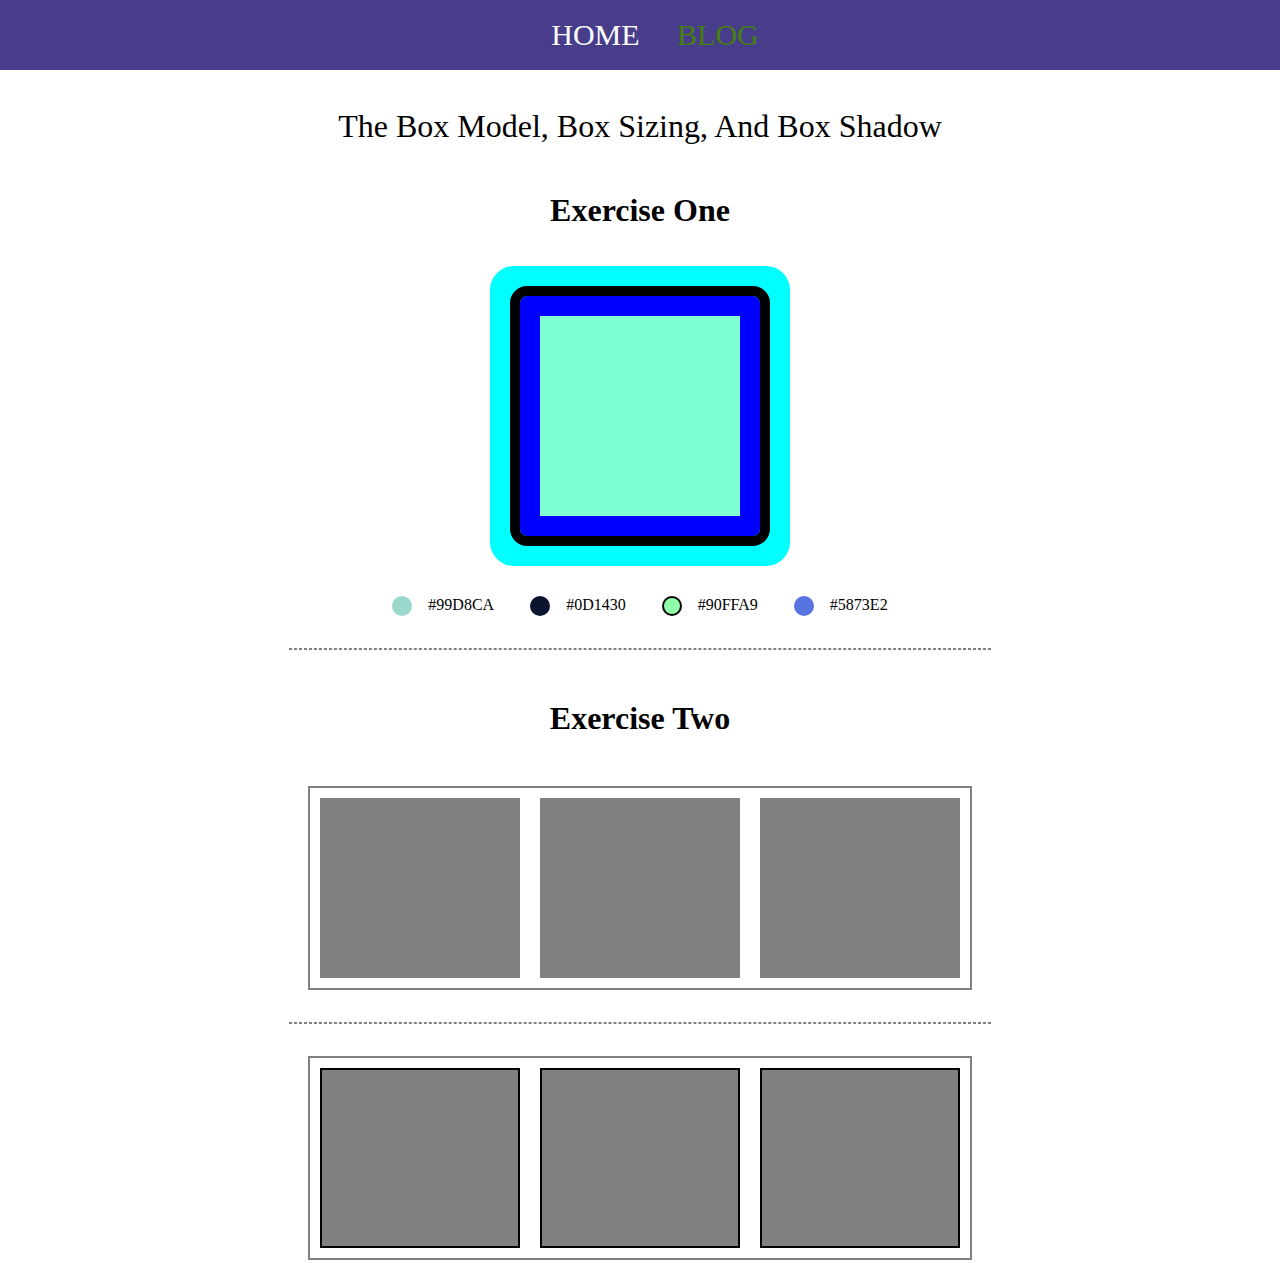
<file: index.html>
<!DOCTYPE html>
<html lang="en">
<head>
    <meta charset="UTF-8">
    <meta http-equiv="X-UA-Compatible" content="IE=edge">
    <meta name="viewport" content="width=device-width, initial-scale=1.0">
    <title>Assignment - Checkpiont 1 | Home Page</title>
    <link rel="stylesheet" href="style.css">
</head>
<body>
    <header class="header">
        <nav>
            <a href="index.html" class="home">HOME</a>
            <a href="blog.html" class="blog">BLOG</a>
        </nav>
    </header>
    <main>
        <section>
            <h1>The Box Model, Box Sizing, and Box Shadow</h1>
            <h2 class="heading">Exercise One</h2>
            <div class="box"></div>
            <div class= "marker-container">
                <div class="marker">
                <span class="circle content"></span>
                <span>#99D8CA</span> 
                </div>
                <div class="marker">
                <span class="circle padding"></span>
                <span>#0D1430</span>
                </div>
                <div class="marker">
                <span class="circle border"></span>
                <span>#90FFA9</span>
                </div>
                <div class="marker">
                <span class="circle margin"></span>
                <span>#5873E2</span>
                </div> 
            </div>
            <hr>
            <h2 class="heading">Exercise Two</h2>
            <div class="container">
                <div class="child-box"></div>
                <div class="child-box"></div>
                <div class="child-box"></div>
            </div>
            <hr>
            <div class="container">
                <div class="child-box border"></div>
                <div class="child-box border"></div>
                <div class="child-box border"></div>
            </div>
        </section>
    </main>
</body>
</html>
</file>
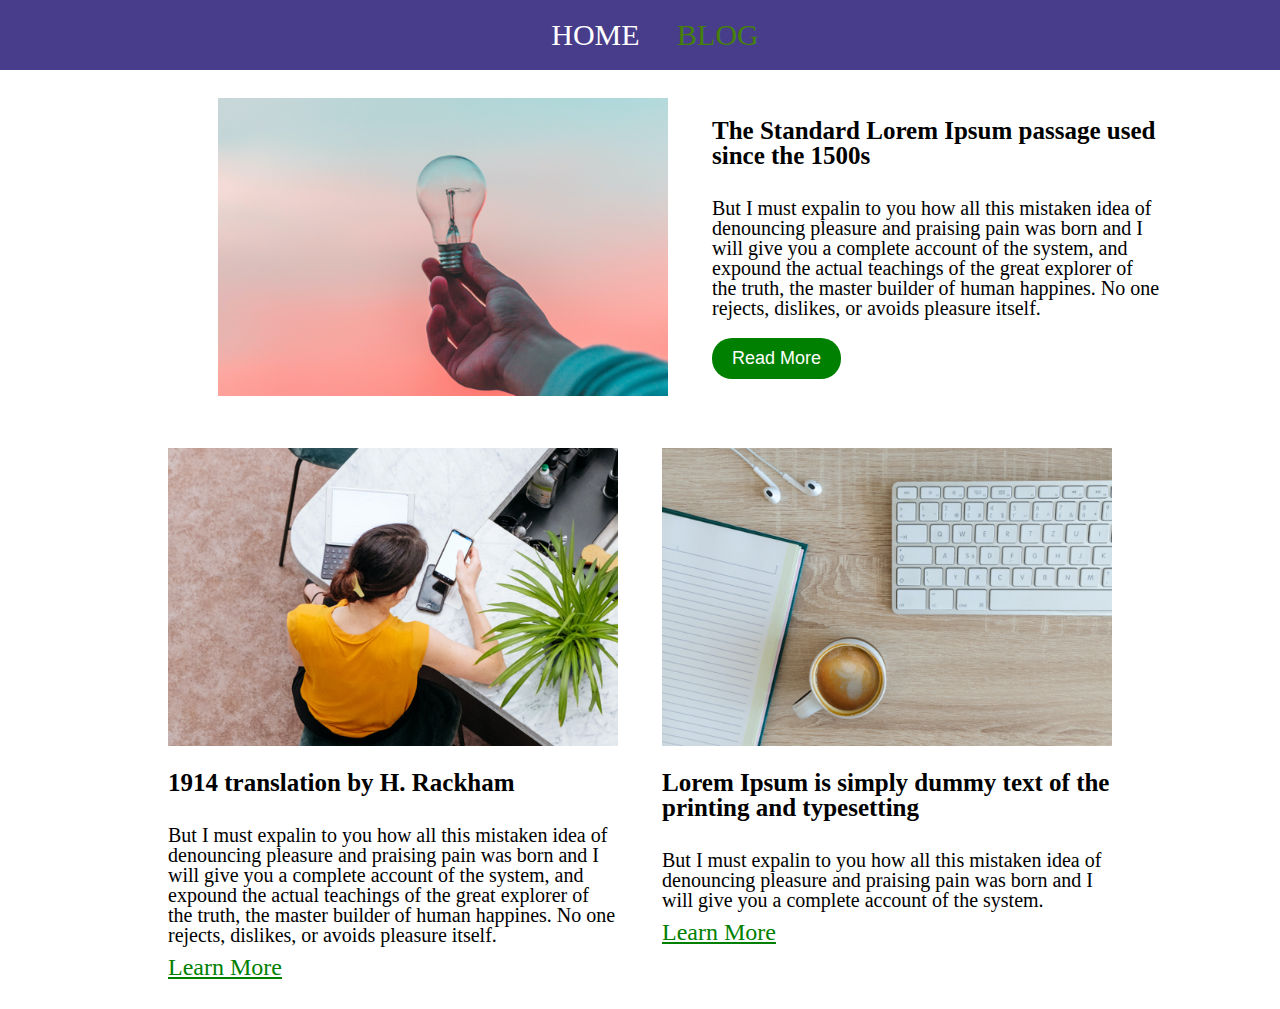
<file: blog.html>
<!DOCTYPE html>
<html lang="en">
<head>
    <meta charset="UTF-8">
    <meta http-equiv="X-UA-Compatible" content="IE=edge">
    <meta name="viewport" content="width=device-width, initial-scale=1.0">
    <title>Assignment - Checkpiont 1 | Blog Page</title>
    <link rel="stylesheet" href="style.css">
</head>
<body>
    <header >
        <div class="header container-80">
        <nav>
            <a href="index.html" class="home">HOME</a>
            <a href="blog.html" class="blog">BLOG</a>
        </nav>
    </div>
    </header>
    <main>
        <div class="container-80 text-center">

        
    <section>
        <article class="container-blog">
            <div class="blog-head">
                <img class="blog-img" src="pic01.png" alt="Bulb in hand">
            </div>
            <div class="blog-head text-start">
                <h2>The Standard Lorem Ipsum passage used since the 1500s</h2>
                <p>But I must expalin to you how all this mistaken idea of denouncing pleasure and praising pain was born and I will give you a complete account of the system, and expound the actual teachings of the great explorer of the truth, the master builder of human happines. No one rejects, dislikes, or avoids pleasure itself.</p>
                <button class="btn">Read More</button>
        </div>
        </article> 
    </section>

    <section>
        <article class="container-blog blog-head">
            <div class="blog-head1">
                <img class="blog-img" src="pic03.png" alt="girl using phone">
                <div class="text-start">
                <h2>1914 translation by H. Rackham</h2>
                <p>But I must expalin to you how all this mistaken idea of denouncing pleasure and praising pain was born and I will give you a complete account of the system, and expound the actual teachings of the great explorer of the truth, the master builder of human happines. No one rejects, dislikes, or avoids pleasure itself.</p>
                <a class="article-link" href="#">Learn More</a>
            </div>
            </div>
        </article>

        <article class="container-blog blog-head">
            <div class="blog-head2">
                <img class="blog-img" src="pic02.png" alt="study with coffee">
                <div class="text-start">
                <h2>Lorem Ipsum is simply dummy text of the printing and typesetting</h2>
                <p>But I must expalin to you how all this mistaken idea of denouncing pleasure and praising pain was born and I will give you a complete account of the system.</p>
                <a class="article-link" href="#">Learn More</a>
            </div>
            </div>
        </article>
    </section>
</div>
    </main>
</body>
</html>
</file>
<file: style.css>
/* http://meyerweb.com/eric/tools/css/reset/ 
   v2.0 | 20110126
   License: none (public domain)
*/

html, body, div, span, applet, object, iframe,
h1, h2, h3, h4, h5, h6, p, blockquote, pre,
a, abbr, acronym, address, big, cite, code,
del, dfn, em, img, ins, kbd, q, s, samp,
small, strike, strong, sub, sup, tt, var,
b, u, i, center,
dl, dt, dd, ol, ul, li,
fieldset, form, label, legend,
table, caption, tbody, tfoot, thead, tr, th, td,
article, aside, canvas, details, embed, 
figure, figcaption, footer, header, hgroup, 
menu, nav, output, ruby, section, summary,
time, mark, audio, video {
    margin: 0;
    padding: 0;
    border: 0;
    font-size: 100%;
    font: inherit;
    vertical-align: baseline;
}
/* HTML5 display-role reset for older browsers */
article, aside, details, figcaption, figure, 
footer, header, hgroup, menu, nav, section {
    display: block;
}
body {
    line-height: 1;
    box-sizing: border-box;
}
ol, ul {
    list-style: none;
}
blockquote, q {
    quotes: none;
}
blockquote:before, blockquote:after,
q:before, q:after {
    content: '';
    content: none;
}
table {
    border-collapse: collapse;
    border-spacing: 0;
}
.container-80{
    max-width: 80%;
    margin: 0 auto;
}
.text-center {
    text-align: center;
}
.text-start {
    text-align: left;
}
img {
    width: 100%;
}
/* Custom Styles */
/* Header */

header {
    background-color: darkslateblue;
}
.header{
    
    text-align: center;
    font-size: 30PX;
    padding: 20PX;  
}
.header a {
    margin-left: 30px;
}
a{
    text-decoration: none;
    text-transform: capitalize;
    color: white;
}
.home {
    color: white;
}
.blog {
    color: rgb(69, 128, 10);
    
}

/* Section Start */

h1{
    text-align: center;
    font-size: 32px;
    text-transform: capitalize;
    padding: 40px 40px 0px 40px;
}

/* Exercise One */
.heading{
    text-align: center;
    font-size: 32px;
    margin: 32px 0px;
}
.box{
    width: 200px;
    height: 200px;
    background-color: aquamarine;
    margin: 50px auto;
    border: 20px solid blue;
    outline: 10px solid black;
    box-shadow: 0 0 0 30px aqua;
    border-radius: 3%;
}
.marker-container{
    text-align: center;
    margin-top: 60px;
}
.circle{
    width: 20px;
    height: 20px;
    background-color: #99D8CA;
    display: inline-block;
    border-radius: 50%;
    vertical-align: middle;
    margin-right: 12px;
}
.padding{
    background-color: #0D1430;
}
.border{
    background-color: #90FFA9;
}
.margin{
    background-color: #5873E2;
}
.marker{
    margin: 0px 16px;
    display: inline-block;
}
hr{
    width: 700px;
    border-style: dashed;
    border-color: gray;
    margin: 32px auto;
}

/* Exercise 2 */

.container{
    width: 660px;
    border: 2px solid gray;
    margin: 24px auto;
    font-size: 0;
}
.child-box{
    width: 200px;
    height: 180px;
    margin: 10px;
    background-color: gray;
    display: inline-block;
}
.border{
    border: 2px solid black;
    box-sizing: border-box;
}

/* Section End */


/* Blog Page Start */

 .container-blog{
    width: 1100px;
    margin: 0 auto; 
    padding: 8px 12px;
 }
 .blog-img {
     /* width: 400px; */
 }
 .blog-head {
     width: 450px;
     display: inline-block;
     padding: 20px;
     font-size: 24px;
     vertical-align: top;
 }
 .btn {
     padding: 10px 20px;
     background-color: green;
     border-radius: 20px;
     font-size: 18px;
    color: white;
    border: none;
    margin-top: 10px;
 }
 .blog-head1 {
    width: 450px;
    padding-bottom: 10px;
 }
 .blog-head2 {
    width: 450px;
    padding-bottom: 40px;
    display: inline-block;
 }
h2{
    font-size: 25px;
    color: black;
    padding: 20px 0;
    font-weight: 700;
}
p{
    font-size: 20px;
    padding: 10px 0;
}
.article-link{
    color: green;
    padding: 10px 0;
    text-decoration: underline;
}
/* css ends here */
</file>
